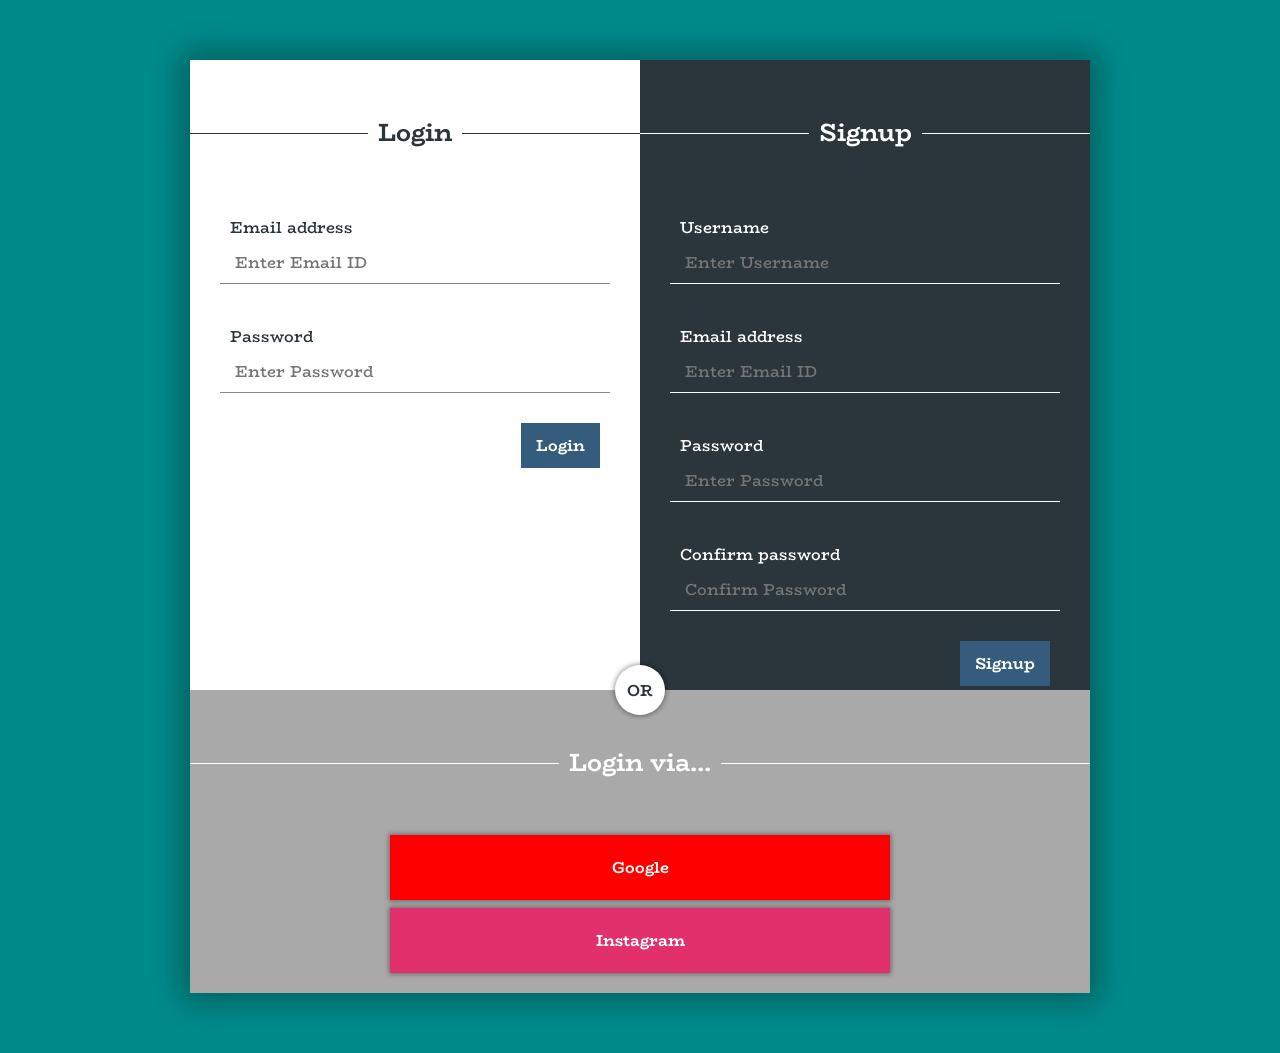
<file: connect.html>
<!DOCTYPE html>
<html lang="en">

<head>
    <meta charset="UTF-8">
    <title>Dhamaka Movie Website</title>
    <link rel="stylesheet" href="Home.css">

</head>

<body>
    <main>

        <section class='login'>
            <div class='login--wrap clearfix'>
                <div class="row clearfix">
                    <div class="col col-6 login--l">
                        <div class="title"><span class='text'>Login</span></div>
                        <div class='login--body'>
                            <label>
                                <div class='label'>Email address</div>
                                <input type='text' placeholder='Enter Email ID' required />
                            </label>
                            <label>
                                <div class='label'>Password</div>
                                <input type='password' placeholder='Enter Password' required />
                            </label>
                            <div class='sbmt'>
                               <a href="index.html"><button class='sbmt--btn'>Login</button></a>
                            </div>
                        </div>

                        <button class='or'>OR</button>
                    </div>
                    <div class="col col-6 login--s">
                        <div class="title"><span class='text'>Signup</span></div>
                        <div class='login--body'>
                            <label>
                                <div class='label'>Username</div>
                                <input type='text' placeholder='Enter Username' required />
                            </label>
                            <label>
                                <div class='label'>Email address</div>
                                <input type='text' placeholder='Enter Email ID' required />
                            </label>
                            <label>
                                <div class='label'>Password</div>
                                <input type='password' placeholder='Enter Password' required />
                            </label>
                            <label>
                                <div class='label'>Confirm password</div>
                                <input type='password' placeholder='Confirm Password' required />
                            </label>
                            <div class='sbmt'>
                                <a href="index.html"><button class='sbmt--btn'>Signup</button></a>
                            </div>
                        </div>
                    </div>
                </div>
                <div class='login--alt row clearfix'>
                    <div class='title'><span class='text'>Login via...</span></div>
                    <div class='btn-set'>
                        <button class='api google'>Google</button>
                        <button class='api instagram'>Instagram</button>
                    </div>
                </div>
            </div>
        </section>

    </main>

</body>

</html>
</file>
<file: Home.css>
@import url(https://fonts.googleapis.com/css?family=Roboto:400,900);
@import url('https://fonts.googleapis.com/css?family=BioRhyme&display=swap');
html, body {
  margin: 0;
  padding: 0;
  background-color: darkcyan;
}

:root {
  font-size: 16px;
}

* {
  box-sizing: border-box;
  font-family: 'BioRhyme', serif;
  font-size: 1em;
  color: #888;
  font-weight: 500;
}

button {
  outline: none;
  border: none;
  background-color: transparent;
  cursor: pointer;
}

.clearfix:after {
  visibility: hidden;
  display: block;
  font-size: 0;
  content: " ";
  clear: both;
  height: 0;
}

* html .clearfix {
  zoom: 1;
}

*:first-child + html .clearfix {
  zoom: 1;
}

.row {
  float: left;
  width: 100%;
}
.row .col {
  float: left;
}
.row .cor {
  float: right;
}
.row .col, .row .cor {
  width: 100%;
}
.row .col-1, .row .cor-1 {
  width: 8.3333333333%;
}
.row .col-2, .row .cor-2 {
  width: 16.6666666667%;
}
.row .col-3, .row .cor-3 {
  width: 25%;
}
.row .col-4, .row .cor-4 {
  width: 33.3333333333%;
}
.row .col-5, .row .cor-5 {
  width: 41.6666666667%;
}
.row .col-6, .row .cor-6 {
  width: 50%;
}
.row .col-7, .row .cor-7 {
  width: 58.3333333333%;
}
.row .col-8, .row .cor-8 {
  width: 66.6666666667%;
}
.row .col-9, .row .cor-9 {
  width: 75%;
}
.row .col-10, .row .cor-10 {
  width: 83.3333333333%;
}
.row .col-11, .row .cor-11 {
  width: 91.6666666667%;
}
.row .col-12, .row .cor-12 {
  width: 100%;
}

@media all and (max-width: 800px) {
  .or {
    display: none;
  }

  .row .col, .row .cor {
    width: 100% !important;
  }
}
.login {
  padding: 10px;
}
.login--wrap {
  max-width: 900px;
  min-width: 200px;
  margin: 50px auto;
  box-shadow: 0 0 30px 10px rgba(0, 0, 0, 0.3);
}
.login--l, .login--s {
  height: 630px;
  position: relative;
}
.login--s {
  background-color: #2a363b;
  z-index: 0;
}
.login--s * {
  color: #fff;
}
.login--s .title {
  text-align: center;
  position: relative;
  margin: 30px auto;
}
.login--s .title::before {
  content: " ";
  position: absolute;
  top: 50%;
  left: 0;
  height: 1px;
  width: 100%;
  background-color: #fff;
}
.login--s .title .text {
  position: relative;
  background-color: #2a363b;
  padding: 3px 10px;
  display: inline-block;
  font-size: 1.2em;
  font-weight: bold;
}
.login--s .title .text {
  color: #fff;
}
.login--s label input {
  color: #fff;
  border-bottom-color: #fff;
}
.login--alt {
  background-color: darkgray;
}
.login--alt .title {
  text-align: center;
  position: relative;
  margin: 30px auto;
}
.login--alt .title::before {
  content: " ";
  position: absolute;
  top: 50%;
  left: 0;
  height: 1px;
  width: 100%;
  background-color: #fff;
}
.login--alt .title .text {
  position: relative;
  background-color: darkgray;
  padding: 3px 10px;
  display: inline-block;
  font-size: 1.2em;
  font-weight: bold;
}
.login--alt .title .text {
  color: #fff;
}
.login--l {
  background-color: #fff;
}
.login--l .title {
  text-align: center;
  position: relative;
  margin: 30px auto;
}
.login--l .title::before {
  content: " ";
  position: absolute;
  top: 50%;
  left: 0;
  height: 1px;
  width: 100%;
  background-color: #2a363b;
}
.login--l .title .text {
  position: relative;
  background-color: #fff;
  padding: 3px 10px;
  display: inline-block;
  font-size: 1.2em;
  font-weight: bold;
}
.login--l .title .text {
  color: #2a363b;
}
.login--l * {
  color: #2a363b;
}
.login--body {
  padding: 0 20px;
}

.sbmt {
  text-align: right;
  padding-right: 20px;
}
.sbmt--btn {
  padding: 10px 15px;
  background-color: #355C7D;
  color: #fff;
  font-weight: bold;
  -webkit-transition: all 0.2s ease-in-out;
  transition: all 0.2s ease-in-out;
}
.sbmt--btn:hover {
  background-color: purple;
}

.or {
  width: 50px;
  height: 50px;
  background-color: #fff;
  box-shadow: 0 0 5px 1px rgba(0, 0, 0, 0.4);
  border-radius: 50%;
  position: absolute;
  bottom: 0;
  left: 100%;
  -webkit-transform: translate(-50%, 50%);
          transform: translate(-50%, 50%);
  z-index: 3;
  cursor: default;
  font-weight: bold;
}

label {
  display: block;
  margin: 20px auto;
  padding: 10px;
}
label .label {
  padding: 0 0 2px 10px;
}
label input {
  display: block;
  width: 100%;
  border: none;
  outline: none;
  border-bottom: 1px solid #888;
  background-color: transparent;
  padding: 8px 15px;
}

.title {
  font-size: 1.3em;
  padding: 20px 0;
  text-align: center;
}

.btn-set {
  min-width: 200px;
  max-width: 500px;
  margin: 20px auto;
}

.api {
  display: block;
  width: 100%;
  padding: 20px;
  background-color: red;
  box-shadow: 0 0 5px 1px rgba(0, 0, 0, 0.4);
  color: #fff;
  margin-bottom: 8px;
  font-weight: bold;
}
.api.instagram {
  background-color: #E1306C;;
}
</file>
